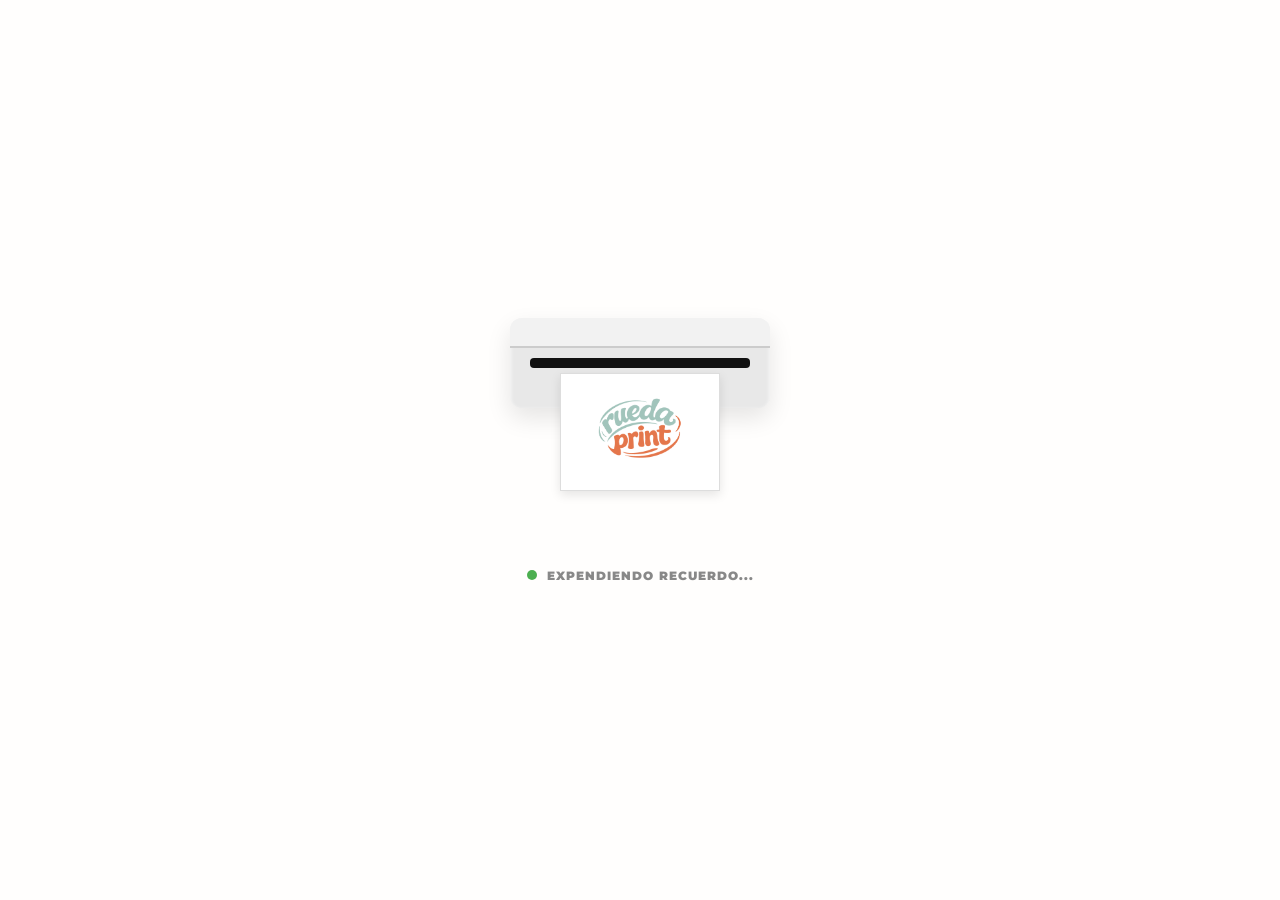
<file: index.html>
<!DOCTYPE html>
<html lang="ca">
<head>
    <meta charset="UTF-8">
    <meta name="viewport" content="width=device-width, initial-scale=1.0, maximum-scale=1.0, user-scalable=no">
    <title>Rueda Print | Inicio</title>
    <link rel="stylesheet" href="styles.css">
</head>
<body class="body-portada">

    <!-- LOADER: MÀQUINA D'IMPRIMIR -->
    <div id="loader" class="printer-loader">
        <div class="printer-body">
            <div class="printer-top"></div>
            <div class="printer-slot"></div>
            <div class="paper-tray">
                <div class="printed-photo">
                    <img src="logo.png" alt="Rueda Print" class="printing-paper">
                </div>
            </div>
        </div>
        <div class="loader-status">
            <div class="status-light"></div>
            <p class="printing-text">Expendiendo recuerdo...</p>
        </div>
    </div>

    <!-- CONTINGUT PRINCIPAL -->
    <main id="main-content" class="content-hidden">
        <div class="hero-container">
            <img src="logo.png" alt="Rueda Print Logo" class="logo-principal">
        </div>

        <div class="btn-group-portada">
            <a href="puntos.html" class="btn-action">PUNTOS RUEDA PRINT</a>
            <a href="sobre.html" class="btn-action">REDES SOCIALES</a>
            <a href="contacto.html" class="btn-action">CONTACTO</a>
        </div>
    </main>

    <script>
        window.addEventListener('DOMContentLoaded', () => {
            const loader = document.getElementById('loader');
            const content = document.getElementById('main-content');
            
            // Control de sessió per no repetir l'animació al tornar arrere
            if (sessionStorage.getItem('rueda_print_intro')) {
                loader.style.display = 'none';
                content.classList.remove('content-hidden');
                content.style.opacity = '1';
                content.style.visibility = 'visible';
            } else {
                setTimeout(() => {
                    loader.classList.add('fade-out');
                    content.classList.remove('content-hidden');
                    content.classList.add('fade-in');
                    sessionStorage.setItem('rueda_print_intro', 'true');
                    setTimeout(() => { loader.style.display = 'none'; }, 500);
                }, 3000);
            }
        });
    </script>
</body>
</html>
</file>
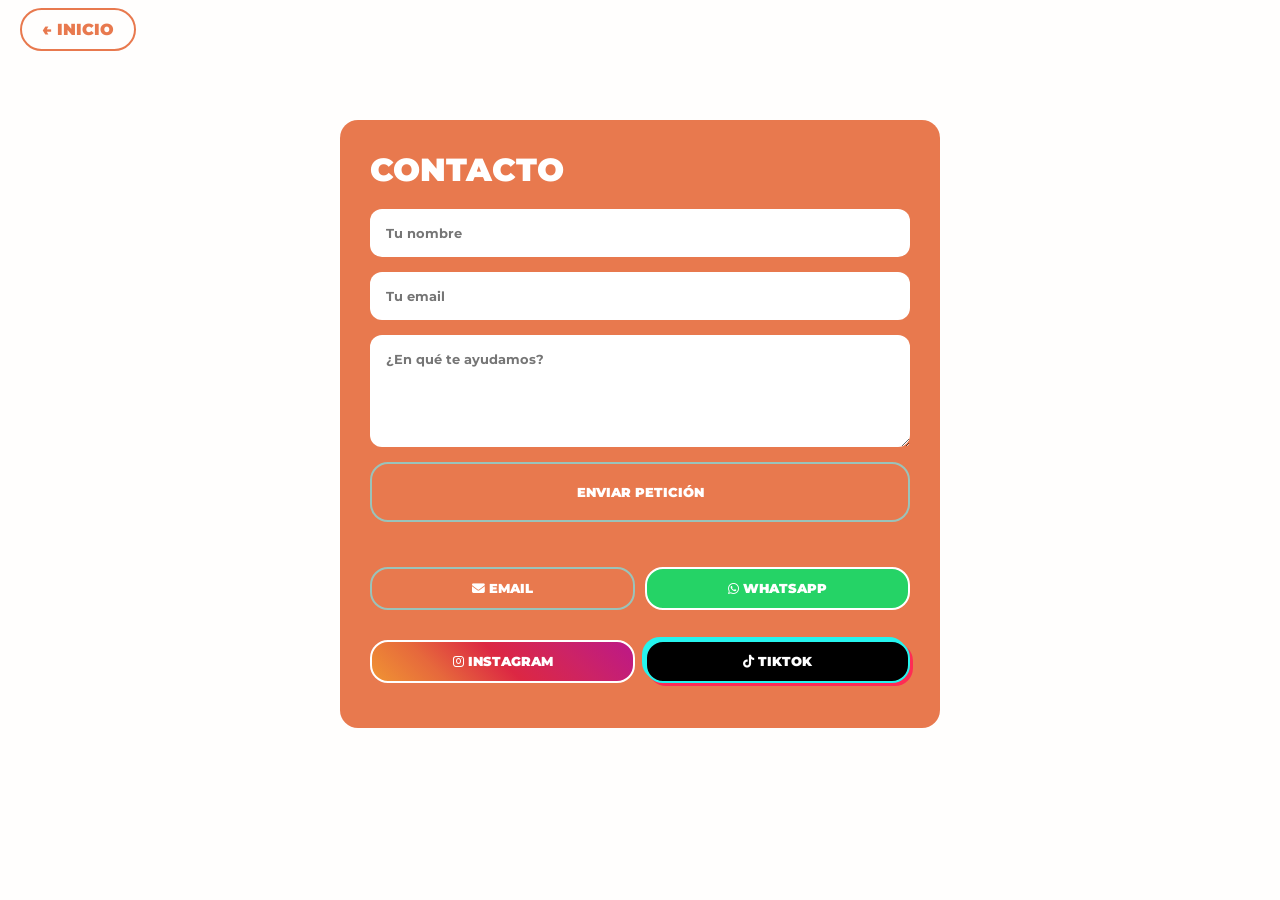
<file: contacto.html>
<!DOCTYPE html>
<html lang="ca">
<head>
    <meta charset="UTF-8">
    <meta name="viewport" content="width=device-width, initial-scale=1.0, maximum-scale=1.0, user-scalable=no">
    <title>Contacto | Rueda Print</title>
    <link rel="stylesheet" href="styles.css">
    <link rel="stylesheet" href="https://cdnjs.cloudflare.com/ajax/libs/font-awesome/6.5.1/css/all.min.css">
</head>
<body>
    <nav>
        <a href="index.html" class="back-btn">← INICIO</a>
    </nav>

    <main class="page-container">
        <div class="glass-card">
            <h2 class="section-title" style="color: var(--text-clar); text-align: left; margin-bottom: 20px;">CONTACTO</h2>
            
            <form action="https://formspree.io/f/xaqakrbl" method="POST" class="modern-form">
                <input type="hidden" name="_next" value="index.html">
                <input type="text" name="name" placeholder="Tu nombre" required>
                <input type="email" name="email" placeholder="Tu email" required>
                <textarea name="message" rows="5" placeholder="¿En qué te ayudamos?" required></textarea>
                
                <button type="submit" class="btn-action" style="width: 100%; cursor: pointer;">ENVIAR PETICIÓN</button>
            </form>

            <div class="direct-contact" style="margin-top: 30px;">    
                <div class="direct-buttons-grid" style="display: flex; gap: 10px; margin-bottom: 15px;">
                    <a href="mailto:ruedaprint@gmail.com" class="btn-action" style="flex: 1; padding: 12px; font-size: 0.8rem;">
                        <i class="fas fa-envelope"></i> Email
                    </a>
                    <a href="https://wa.me/" target="_blank" class="btn-action" style="flex: 1; padding: 12px; font-size: 0.8rem; background: #25D366 !important; border-color: #fff !important;">
                        <i class="fab fa-whatsapp"></i> WhatsApp
                    </a>
                </div>

                <div class="social-grid-cool" style="display: flex; gap: 10px;">
                    <a href="https://instagram.com/ruedaprint" target="_blank" class="btn-action btn-insta" style="flex: 1; padding: 12px; font-size: 0.8rem;">
                        <i class="fab fa-instagram"></i> Instagram
                    </a>
                    <a href="https://tiktok.com/@rueda.print" target="_blank" class="btn-action btn-tiktok" style="flex: 1; padding: 12px; font-size: 0.8rem;">
                        <i class="fab fa-tiktok"></i> TikTok
                    </a>
                </div>
            </div>
        </div>
    </main>
</body>
</html>
</file>
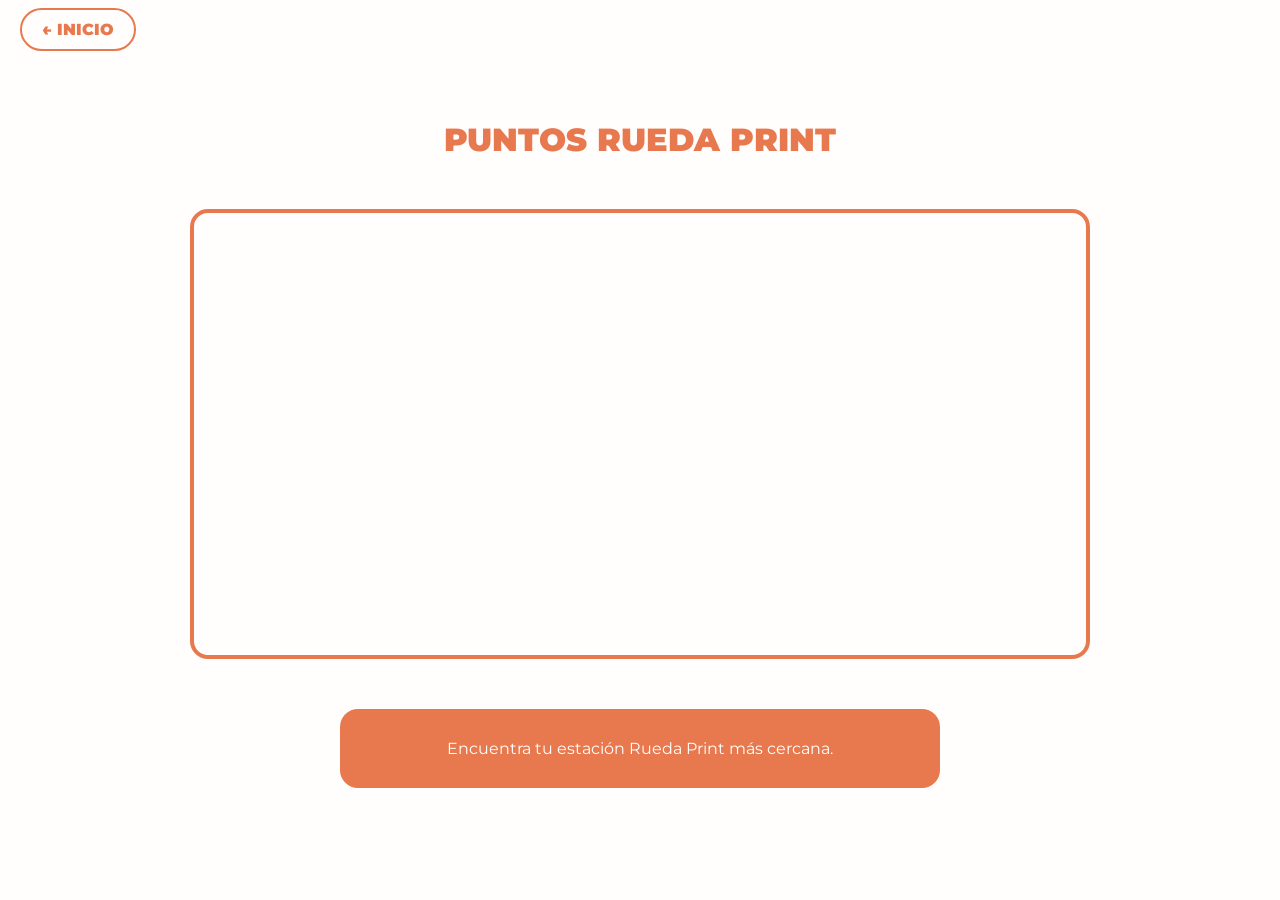
<file: puntos.html>
<!DOCTYPE html>
<html lang="ca">
<head>
    <meta charset="UTF-8">
    <meta name="viewport" content="width=device-width, initial-scale=1.0, maximum-scale=1.0, user-scalable=no">
    <title>Puntos de Impresión | Rueda Print</title>
    <link rel="stylesheet" href="styles.css">
</head>
<body>
    <nav>
        <a href="index.html" class="back-btn">← INICIO</a>
    </nav>

    <main class="page-container">
        <h2 class="section-title"> PUNTOS RUEDA PRINT</h2>
        
        <div class="mapa-wrapper">
            <iframe 
                src="https://www.google.com/maps/d/u/1/embed?mid=1C9NH25l5yo6oThXU4SIeKEWRviZDLPI&ehbc=2E312F&noprof=1" 
                width="100%" 
                height="100%" 
                style="border:0;" 
                allowfullscreen="" 
                loading="lazy">
            </iframe>
        </div>
        
        <div class="glass-card" style="margin-top: 20px; text-align: center;">
            <p>Encuentra tu estación Rueda Print más cercana.</p>
        </div>
    </main>
</body>
</html>
</file>
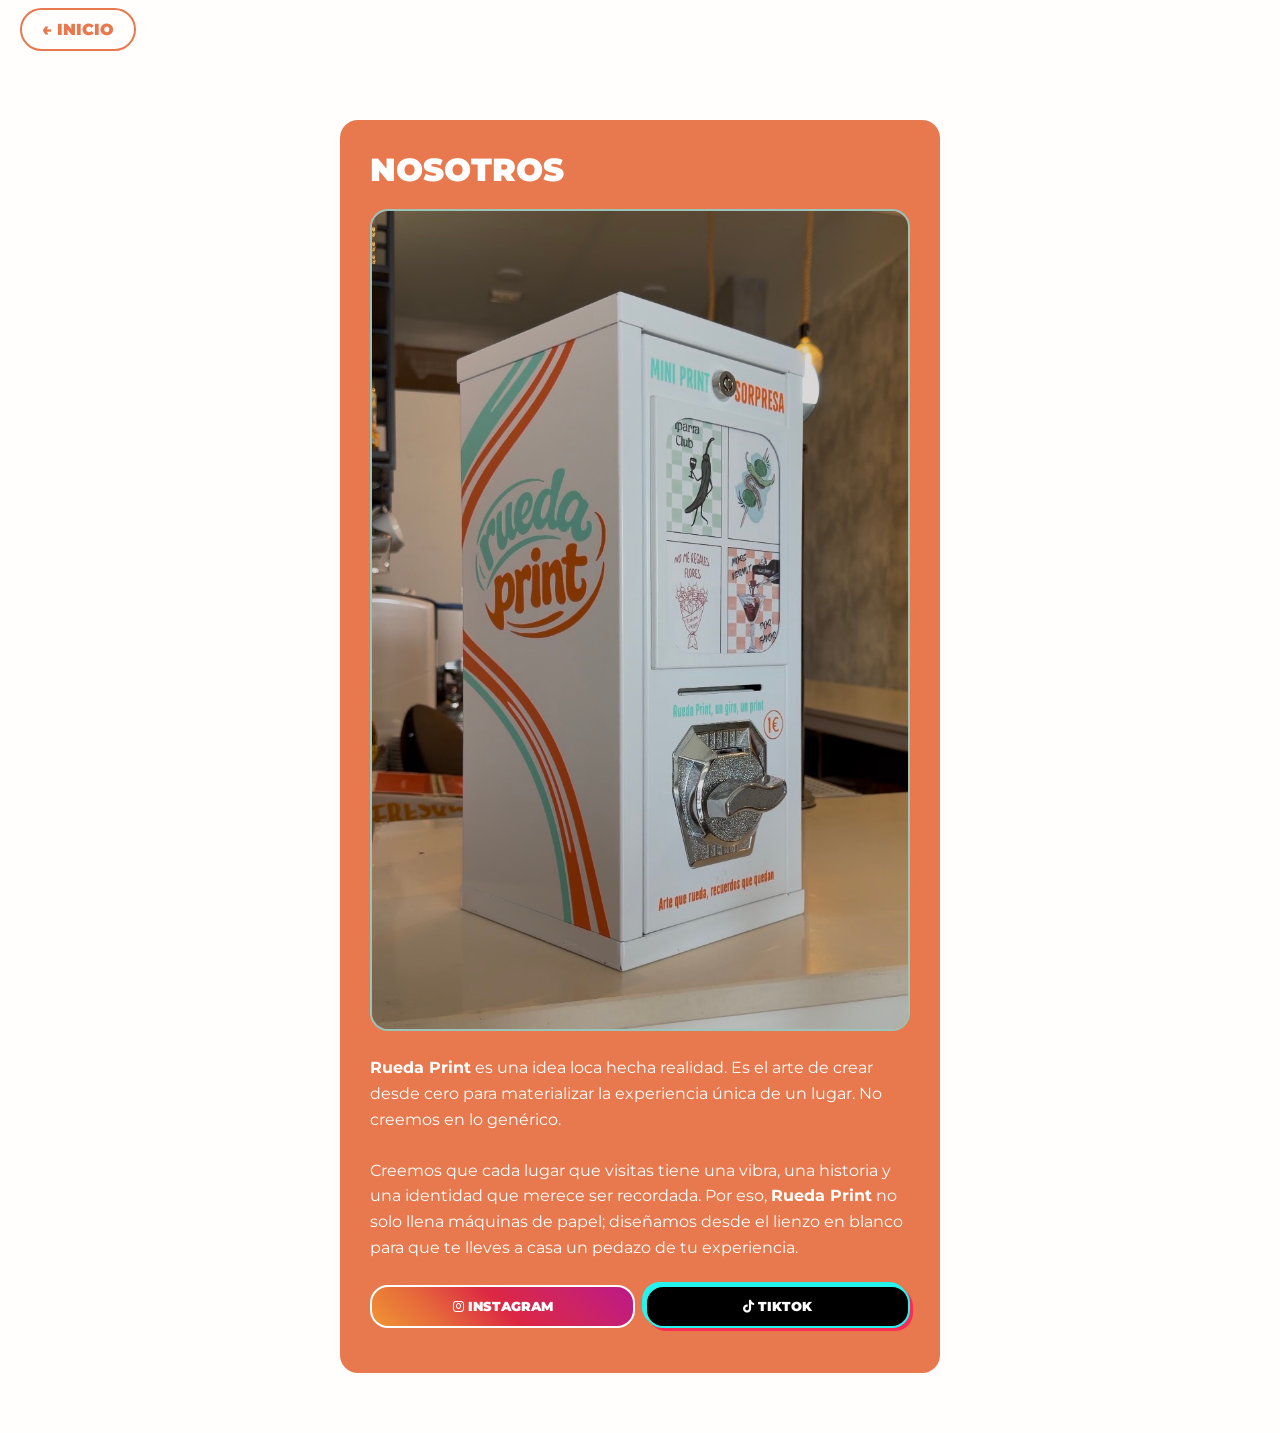
<file: sobre.html>
<!DOCTYPE html>
<html lang="ca">
<head>
    <meta charset="UTF-8">
    <meta name="viewport" content="width=device-width, initial-scale=1.0, maximum-scale=1.0, user-scalable=no">
    <title>Quiénes Somos | Rueda Print</title>
    <link rel="stylesheet" href="styles.css">
    <link rel="stylesheet" href="https://cdnjs.cloudflare.com/ajax/libs/font-awesome/6.5.1/css/all.min.css">
</head>
<body>
    <nav>
        <a href="index.html" class="back-btn">← INICIO</a>
    </nav>

    <main class="page-container">
        <div class="glass-card">
            <h2 class="section-title" style="color: var(--text-clar); text-align: left; margin-bottom: 20px;">NOSOTROS</h2>
            
            <div class="info-grid">
                <div class="image-wrapper" style="margin-bottom: 20px;">
                    <img src="nosotros1.jpeg" alt="Rueda Print" style="width: 100%; border-radius: var(--radius); border: 2px solid var(--neon);">
                </div>

                <div class="text-wrapper">
                    <p class="description-text" style="color: var(--text-clar); line-height: 1.6; margin-bottom: 25px;">
                        <strong>Rueda Print</strong> es una idea loca hecha realidad. Es el arte de crear desde cero para materializar la experiencia única de un lugar. No creemos en lo genérico. <br> </br> Creemos que cada lugar que visitas tiene una vibra, una historia y una identidad que merece ser recordada. Por eso, <strong>Rueda Print</strong> no solo llena máquinas de papel; diseñamos desde el lienzo en blanco para que te lleves a casa un pedazo de tu experiencia.

                    </p>
                    
                     <div class="social-grid-cool" style="display: flex; gap: 10px;">
                    <a href="https://instagram.com/ruedaprint" target="_blank" class="btn-action btn-insta" style="flex: 1; padding: 12px; font-size: 0.8rem;">
                        <i class="fab fa-instagram"></i> Instagram
                    </a>
                    <a href="https://tiktok.com/@rueda.print" target="_blank" class="btn-action btn-tiktok" style="flex: 1; padding: 12px; font-size: 0.8rem;">
                        <i class="fab fa-tiktok"></i> TikTok
                    </a>
                </div>
            </div>
        </div>
    </main>
</body>
</html>
</file>
<file: styles.css>
/* ============================================================
   1. VARIABLES I BASE
   ============================================================ */
@import url('https://fonts.googleapis.com/css2?family=Montserrat:wght@700;900&display=swap');

:root {
    --neon: #9ac3ba;   --bg: #fffefd;     --card: #e8794e;   
    --radius: 18px;    --text-fosco: #2d2d2d; --text-clar: #ffffff;
    --insta: linear-gradient(45deg, #f09433 0%, #e6683c 25%, #dc2743 50%, #cc2366 75%, #bc1888 100%);
}

* { margin: 0; padding: 0; box-sizing: border-box; font-family: 'Montserrat', sans-serif; }
body { background-color: var(--bg); color: var(--text-fosco); overflow-x: hidden; }

/* ============================================================
   2. LOADER (IMPRESORA CORREGIDA)
   ============================================================ */
.printer-loader {
    position: fixed; top: 0; left: 0; width: 100%; height: 100%;
    background: var(--bg); display: flex; flex-direction: column;
    justify-content: center; align-items: center; z-index: 9999;
}
.printer-body {
    width: 260px; height: 90px; background: #e8e8e8; border-radius: 12px;
    position: relative; box-shadow: inset 0 2px 4px white, 0 10px 25px rgba(0,0,0,0.1);
}
.printer-top {
    width: 100%; height: 30px; background: #f2f2f2;
    border-radius: 12px 12px 0 0; border-bottom: 2px solid #ccc;
}
.printer-slot {
    width: 220px; height: 10px; background: #111; margin: 10px auto 0;
    border-radius: 4px; position: relative; z-index: 10;
}
.paper-tray {
    width: 200px; height: 200px; overflow: hidden; position: absolute;
    top: 45px; left: 30px; z-index: 1; display: flex; justify-content: center;
}
.printed-photo {
    width: 160px; background: white; padding: 8px; border: 1px solid #ddd;
    box-shadow: 0 4px 10px rgba(0,0,0,0.1);
    position: absolute; top: -180px; 
    display: flex; justify-content: center; align-items: center;
    animation: printSteps 2.5s ease-in-out forwards;
}
.printing-paper { width: 100%; height: auto; object-fit: contain; }

@keyframes printSteps {
    0% { transform: translateY(0); opacity: 0; }
    15% { opacity: 1; }
    100% { transform: translateY(190px); opacity: 1; }
}

.loader-status { margin-top: 160px; display: flex; align-items: center; gap: 10px; }
.status-light { width: 10px; height: 10px; background: #4caf50; border-radius: 50%; animation: blink 0.8s infinite; }
@keyframes blink { 0%, 100% { opacity: 1; } 50% { opacity: 0.3; } }
.printing-text { font-weight: 900; font-size: 0.75rem; color: #888; text-transform: uppercase; letter-spacing: 1px; }

/* ============================================================
   3. BOTONS (INSTA, TIKTOK I GENERAL)
   ============================================================ */
.btn-action {
    display: block; width: 100%; padding: 20px; margin-bottom: 15px;
    background: var(--card); color: var(--text-clar) !important;
    border: 2px solid var(--neon); border-radius: var(--radius);
    text-align: center; text-decoration: none; font-weight: 900;
    text-transform: uppercase; transition: 0.3s cubic-bezier(0.175, 0.885, 0.32, 1.275);
}
.btn-action:hover { transform: scale(1.05) translateY(-5px); }

.btn-insta { background: var(--insta) !important; border-color: #fff !important; }
.btn-tiktok { 
    background: #000 !important; border-color: #25f4ee !important; 
    box-shadow: 3px 3px 0px #fe2c55, -3px -3px 0px #25f4ee; 
}
.btn-tiktok:hover { box-shadow: 5px 5px 0px #fe2c55, -5px -5px 0px #25f4ee; }

/* ============================================================
   4. ESTRUCTURA
   ============================================================ */
.body-portada { min-height: 100vh; display: flex; flex-direction: column; justify-content: center; align-items: center; padding: 20px; }
.hero-container { width: 100%; max-width: 450px; margin-bottom: 40px; text-align: center; }
.logo-principal { width: 100%; height: auto; max-height: 35vh; object-fit: contain; }
.btn-group-portada { width: 100%; max-width: 350px; }

@media (min-width: 768px) {
    .btn-group-portada { display: flex; flex-direction: row; gap: 15px; max-width: 900px; }
    .btn-group-portada .btn-action { margin-bottom: 0; }
}

/* Pàgines Internes */
.page-container { padding: 120px 20px 60px; display: flex; flex-direction: column; align-items: center; gap: 30px; }
.glass-card { background: var(--card); border-radius: var(--radius); padding: 30px; width: 100%; max-width: 600px; color: var(--text-clar); }
.section-title { font-size: 2rem; font-weight: 900; color: var(--card); text-transform: uppercase; text-align: center; margin-bottom: 20px; }

/* Formularis i Mapa */
.modern-form { display: flex; flex-direction: column; gap: 15px; }
.modern-form input, .modern-form textarea { width: 100%; padding: 16px; border-radius: 12px; border: none; background: white; color: var(--text-fosco); font-weight: 700; }
.mapa-wrapper { width: 100%; max-width: 900px; height: 450px; border-radius: var(--radius); border: 4px solid var(--card); overflow: hidden; }

/* Navegació */
nav { position: fixed; top: 0; width: 100%; padding: 20px; z-index: 1000; }
.back-btn { background: var(--bg); color: var(--card); text-decoration: none; font-weight: 900; padding: 10px 20px; border-radius: 50px; border: 2px solid var(--card); }

/* Control de transicions */
.content-hidden { opacity: 0; visibility: hidden; }
.fade-in { opacity: 1; visibility: visible; transition: 0.8s ease-out; }
.fade-out { opacity: 0; transition: 0.5s; pointer-events: none; }
</file>
